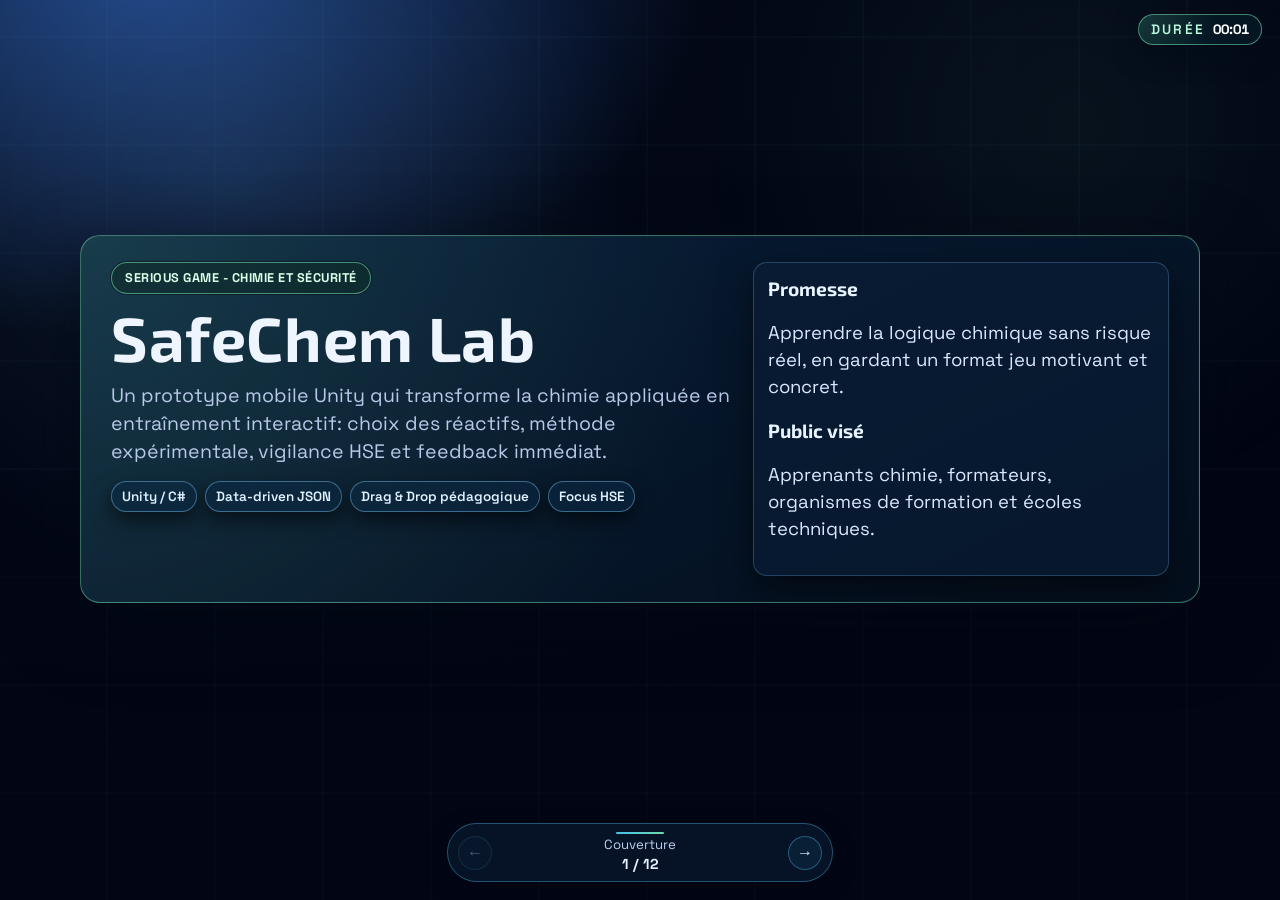
<file: presentation/index.html>
<!doctype html>
<html lang="fr">
<head>
  <meta charset="utf-8">
  <meta name="viewport" content="width=device-width, initial-scale=1">
  <title>Pitch Slides - SafeChem Lab</title>
  <link rel="preconnect" href="https://fonts.googleapis.com">
  <link rel="preconnect" href="https://fonts.gstatic.com" crossorigin>
  <link href="https://fonts.googleapis.com/css2?family=Exo+2:wght@500;700;800&family=Space+Grotesk:wght@400;500;700&display=swap" rel="stylesheet">
  <link rel="stylesheet" href="styles.css">
</head>
<body>
  <div class="bg-layer"></div>

  <div class="timer-badge" aria-hidden="true">
    <span class="timer-label">Durée</span>
    <span id="timerValue">00:00</span>
  </div>

  <main id="deck" class="deck" aria-live="polite">
    <section class="slide active" data-title="Couverture">
      <div class="slide-shell hero-shell">
        <div class="hero-grid">
          <div>
            <div class="hero-badge">Serious Game - Chimie et Sécurité</div>
            <h1>SafeChem Lab</h1>
            <p class="lead">
              Un prototype mobile Unity qui transforme la chimie appliquée en entraînement interactif:
              choix des réactifs, méthode expérimentale, vigilance HSE et feedback immédiat.
            </p>
            <div class="tag-row">
              <span class="tag">Unity / C#</span>
              <span class="tag">Data-driven JSON</span>
              <span class="tag">Drag &amp; Drop pédagogique</span>
              <span class="tag">Focus HSE</span>
            </div>
          </div>
          <aside class="panel soft">
            <h3>Promesse</h3>
            <p>Apprendre la logique chimique sans risque réel, en gardant un format jeu motivant et concret.</p>
            <h3>Public visé</h3>
            <p>Apprenants chimie, formateurs, organismes de formation et écoles techniques.</p>
          </aside>
        </div>
      </div>
    </section>

    <section class="slide" data-title="Plan">
      <div class="slide-shell">
        <h2>Plan de présentation</h2>
        <ol class="timeline">
          <li><span>1. Contexte et problème pédagogique</span></li>
          <li><span>2. Solution produit: SafeChem Lab</span></li>
          <li><span>3. Démo de l'expérience apprenant</span></li>
          <li><span>4. Architecture technique et contenu data-driven</span></li>
          <li><span>5. Valeur pédagogique et impact attendu</span></li>
          <li><span>6. Business model et marché</span></li>
          <li><span>7. Roadmap et appel à action</span></li>
        </ol>
      </div>
    </section>

    <section class="slide" data-title="Contexte">
      <div class="slide-shell">
        <div class="slide-head">
          <h2>1. Contexte et problème</h2>
        </div>
        <p class="hook">Question de départ: comment rendre la chimie plus active, plus mémorable et plus sûre à apprendre?</p>
        <div class="split">
          <article class="panel">
            <h3>Ce qu'on observe</h3>
            <ul>
              <li>Apprentissage souvent théorique et peu manipulatoire.</li>
              <li>Difficulté à relier protocole, sécurité et résultat final.</li>
              <li>Peu de feedback sur les erreurs de raisonnement.</li>
            </ul>
          </article>
          <article class="panel">
            <h3>Conséquence pédagogique</h3>
            <ul>
              <li>Mémorisation fragile sur les mécanismes réactionnels.</li>
              <li>Réflexes HSE appris mais peu entraînés en contexte.</li>
              <li>Manque d'autonomie dans l'analyse d'un montage.</li>
            </ul>
          </article>
        </div>
      </div>
    </section>

    <section class="slide" data-title="Solution">
      <div class="slide-shell">
        <div class="slide-head">
          <h2>2. Solution produit: SafeChem Lab</h2>
        </div>
        <div class="kpi-grid">
          <article class="kpi-card">
            <h3>Parcours clair</h3>
            <p>Chaque niveau propose un objectif de synthèse, des cartes à sélectionner et des pièges à éviter.</p>
          </article>
          <article class="kpi-card">
            <h3>Mécanique active</h3>
            <p>Drag &amp; drop en 3 phases: substances, méthode, pictogrammes HSE.</p>
          </article>
          <article class="kpi-card">
            <h3>Feedback utile</h3>
            <p>Résumé des erreurs avec explication de chaque piège utilisé.</p>
          </article>
          <article class="kpi-card">
            <h3>Motivation</h3>
            <p>Score en étoiles (temps + précision) et progression visible niveau par niveau.</p>
          </article>
        </div>
      </div>
    </section>

    <section class="slide" data-title="Démo">
      <div class="slide-shell">
        <div class="slide-head">
          <h2>3. Démo d'un défi type</h2>
        </div>
        <div class="flow">
          <div class="flow-step">
            <h3>Étape A</h3>
            <p>Lecture de mission: objectif réactionnel et contraintes.</p>
          </div>
          <div class="flow-step">
            <h3>Étape B</h3>
            <p>Sélection de substances dans les slots dédiés.</p>
          </div>
          <div class="flow-step">
            <h3>Étape C</h3>
            <p>Choix de la méthode expérimentale adaptée.</p>
          </div>
          <div class="flow-step">
            <h3>Étape D</h3>
            <p>Validation des cartes HSE puis résultat final.</p>
          </div>
        </div>
        <p class="note">
          Exemples actuels: estérification de Fischer et production d'acide nitrique avec cartes pièges contextualisées.
        </p>
      </div>
    </section>

    <section class="slide" data-title="Architecture">
      <div class="slide-shell">
        <div class="slide-head">
          <h2>4. Architecture technique</h2>
        </div>
        <div class="split">
          <article class="panel">
            <h3>Côté Unity</h3>
            <ul>
              <li>UI générée au runtime pour refléter les données JSON (niveaux, cartes, docs).</li>
              <li>Scène Home: pager 3 écrans + header/footer fixes + menu settings.</li>
              <li>Scène InGame: contrôleur runtime avec phases, drag &amp; drop et score.</li>
              <li>Profil local persistant: UUID, pseudo, progression, étoiles.</li>
            </ul>
          </article>
          <article class="panel">
            <h3>Côté data et backend</h3>
            <ul>
              <li>Contenus pilotés par JSON: niveaux, docs, substances, méthodes, HSE.</li>
              <li>Texture maps / atlas pour accélérer la production d'assets.</li>
              <li>API REST Python pour synchroniser création joueur et résultats.</li>
              <li>Stack backend: FastAPI + PostgreSQL + Adminer sous Docker.</li>
            </ul>
          </article>
        </div>
      </div>
    </section>

    <section class="slide" data-title="Data-driven">
      <div class="slide-shell">
        <div class="slide-head">
          <h2>5. Pourquoi le modèle data-driven est clé</h2>
        </div>
        <ul class="checklist">
          <li>Ajouter un niveau revient à ajouter un JSON dans le dossier Levels.</li>
          <li>Le JSON décrit: cartes affichées, cartes attendues, pièges, messages d'erreur, consignes.</li>
          <li>Les fiches docs, substances, méthodes et HSE suivent la même logique.</li>
          <li>Le gameplay est extensible sans refactor lourd du code C#.</li>
        </ul>
        <p>
          Résultat: gain de vitesse pour itérer sur le contenu pédagogique, et meilleure autonomie côté design pédagogique.
        </p>
      </div>
    </section>

    <section class="slide" data-title="Impact">
      <div class="slide-shell">
        <div class="slide-head">
          <h2>6. Valeur pédagogique attendue</h2>
        </div>
        <div class="kpi-grid">
          <article class="kpi-card">
            <h3>Engagement</h3>
            <p>Le format mission + score augmente l'attention sur la durée.</p>
          </article>
          <article class="kpi-card">
            <h3>Compréhension</h3>
            <p>Les erreurs expliquées permettent un apprentissage par correction active.</p>
          </article>
          <article class="kpi-card">
            <h3>Sécurité</h3>
            <p>Les choix HSE sont entraînés en contexte, pas isolés sur fiche théorique.</p>
          </article>
          <article class="kpi-card">
            <h3>Mesure</h3>
            <p>Temps, erreurs, étoiles: indicateurs simples pour suivre la progression.</p>
          </article>
        </div>
      </div>
    </section>

    <section class="slide" data-title="Business">
      <div class="slide-shell">
        <div class="slide-head">
          <h2>7. Business model</h2>
        </div>
        <div class="split">
          <article class="panel">
            <h3>Offres envisagées</h3>
            <ul>
              <li>Licence établissement (lycées, CFA, écoles techniques).</li>
              <li>Version entreprise pour onboarding sécurité/process.</li>
              <li>Pack contenu spécifique métier (chimie fine, procédés, HSE).</li>
            </ul>
          </article>
          <article class="panel">
            <h3>Monétisation</h3>
            <ul>
              <li>Abonnement annuel par groupe d'apprenants.</li>
              <li>Option de personnalisation des niveaux et scénarios.</li>
              <li>Module analytics pour formateurs / responsables pédagogiques.</li>
            </ul>
          </article>
        </div>
      </div>
    </section>

    <section class="slide" data-title="Marché">
      <div class="slide-shell">
        <div class="slide-head">
          <h2>8. Marché et différenciation</h2>
        </div>
        <ul>
          <li>Besoin fort en formation immersive et professionnalisante.</li>
          <li>Différenciation: combinaison chimie + gameplay + sécurité opérationnelle.</li>
          <li>Positionnement pratique: pas juste "quiz", mais raisonnement de montage complet.</li>
          <li>Potentiel d'extension vers d'autres domaines techniques à risques.</li>
        </ul>
        <p class="note">
          Le projet est pensé "contenu d'abord": la valeur augmente à mesure que le catalogue de défis grandit.
        </p>
      </div>
    </section>

    <section class="slide" data-title="Roadmap">
      <div class="slide-shell">
        <div class="slide-head">
          <h2>9. Roadmap d'exécution</h2>
        </div>
        <ol class="timeline compact">
          <li><span>Finaliser le prototype jouable end-to-end (stabilité mobile + contenus clés).</span></li>
          <li><span>Lancer un pilote pédagogique sur un petit groupe cible.</span></li>
          <li><span>Mesurer: taux de complétion, erreurs récurrentes, progression entre tentatives.</span></li>
          <li><span>Industrialiser le pipeline contenu pour créer rapidement de nouveaux niveaux.</span></li>
          <li><span>Préparer une version v1 orientée déploiement établissement.</span></li>
        </ol>
      </div>
    </section>

    <section class="slide" data-title="Conclusion">
      <div class="slide-shell slide-final">
        <div class="slide-head">
          <h2>10. Conclusion et appel à action</h2>
        </div>
        <p class="cta">
          SafeChem Lab rend la chimie plus concrète, plus engageante et plus sûre à apprendre.
          La base technique est en place, le modèle contenu est extensible,
          et la prochaine étape est la validation terrain avec des apprenants réels.
        </p>
        <div class="tag-row">
          <span class="tag">Prototype opérationnel</span>
          <span class="tag">Approche scalable</span>
          <span class="tag">Impact pédagogique mesurable</span>
        </div>
      </div>
    </section>
  </main>

  <div class="deck-ui" aria-hidden="true">
    <button id="prevBtn" class="nav-btn" type="button">&larr;</button>
    <div class="deck-status">
      <span id="slideTitle">Couverture</span>
      <span id="slideIndex">1 / 12</span>
    </div>
    <button id="nextBtn" class="nav-btn" type="button">&rarr;</button>
  </div>

  <script src="app.js"></script>
</body>
</html>
</file>
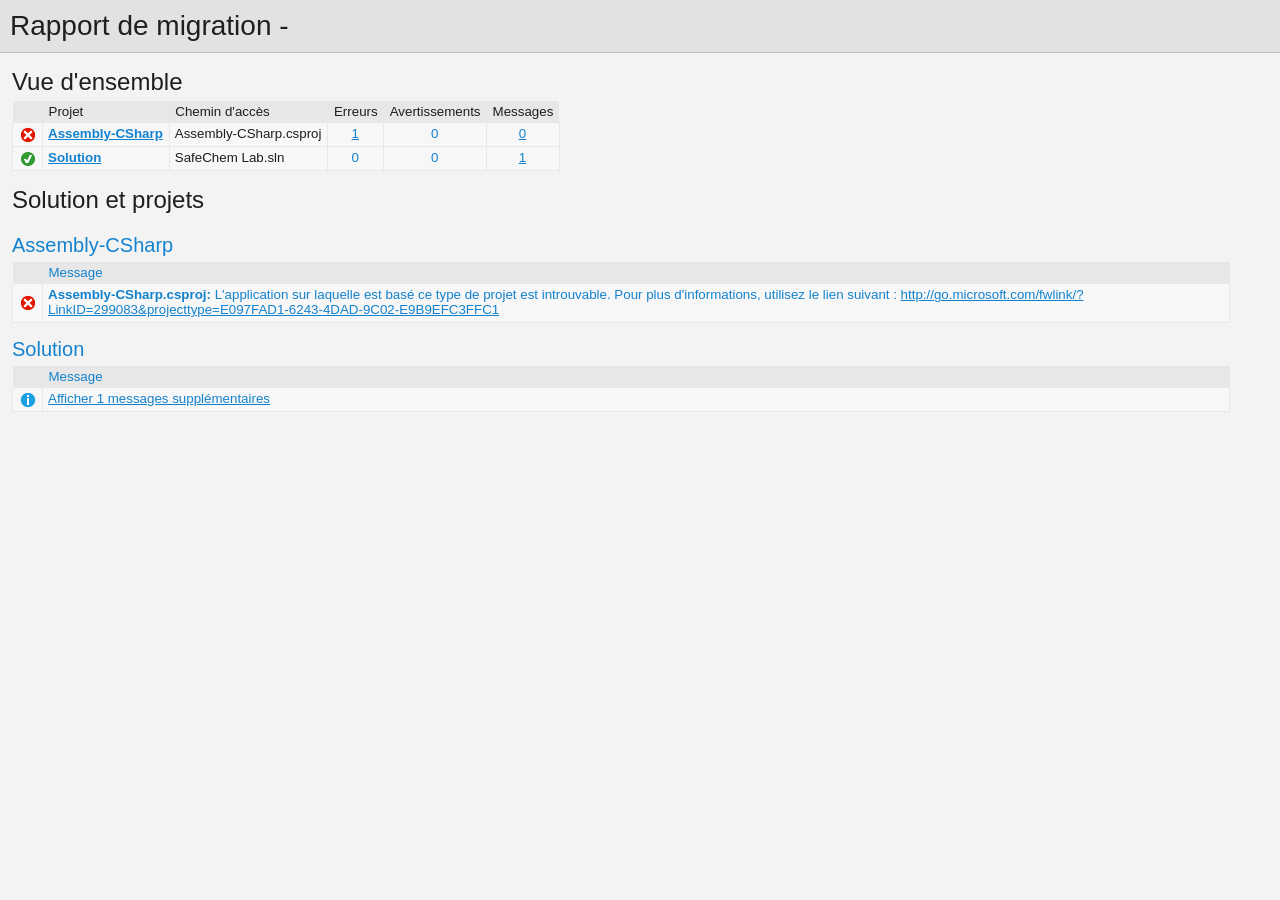
<file: UpgradeLog.htm>
﻿<!DOCTYPE html>
<!-- saved from url=(0014)about:internet -->
 <html xmlns:msxsl="urn:schemas-microsoft-com:xslt"><head><meta content="en-us" http-equiv="Content-Language" /><meta content="text/html; charset=utf-16" http-equiv="Content-Type" /><title _locID="ConversionReport0">
          Rapport de migration
        </title><style> 
                    /* Body style, for the entire document */
                    body
                    {
                        background: #F3F3F4;
                        color: #1E1E1F;
                        font-family: "Segoe UI", Tahoma, Geneva, Verdana, sans-serif;
                        padding: 0;
                        margin: 0;
                    }

                    /* Header1 style, used for the main title */
                    h1
                    {
                        padding: 10px 0px 10px 10px;
                        font-size: 21pt;
                        background-color: #E2E2E2;
                        border-bottom: 1px #C1C1C2 solid; 
                        color: #201F20;
                        margin: 0;
                        font-weight: normal;
                    }

                    /* Header2 style, used for "Overview" and other sections */
                    h2
                    {
                        font-size: 18pt;
                        font-weight: normal;
                        padding: 15px 0 5px 0;
                        margin: 0;
                    }

                    /* Header3 style, used for sub-sections, such as project name */
                    h3
                    {
                        font-weight: normal;
                        font-size: 15pt;
                        margin: 0;
                        padding: 15px 0 5px 0;
                        background-color: transparent;
                    }

                    /* Color all hyperlinks one color */
                    a
                    {
                        color: #1382CE;
                    }

                    /* Table styles */ 
                    table
                    {
                        border-spacing: 0 0;
                        border-collapse: collapse;
                        font-size: 10pt;
                    }

                    table th
                    {
                        background: #E7E7E8;
                        text-align: left;
                        text-decoration: none;
                        font-weight: normal;
                        padding: 3px 6px 3px 6px;
                    }

                    table td
                    {
                        vertical-align: top;
                        padding: 3px 6px 5px 5px;
                        margin: 0px;
                        border: 1px solid #E7E7E8;
                        background: #F7F7F8;
                    }

                    /* Local link is a style for hyperlinks that link to file:/// content, there are lots so color them as 'normal' text until the user mouse overs */
                    .localLink
                    {
                        color: #1E1E1F;
                        background: #EEEEED;
                        text-decoration: none;
                    }

                    .localLink:hover
                    {
                        color: #1382CE;
                        background: #FFFF99;
                        text-decoration: none;
                    }

                    /* Center text, used in the over views cells that contain message level counts */ 
                    .textCentered
                    {
                        text-align: center;
                    }

                    /* The message cells in message tables should take up all avaliable space */
                    .messageCell
                    {
                        width: 100%;
                    }

                    /* Padding around the content after the h1 */ 
                    #content 
                    {
	                    padding: 0px 12px 12px 12px; 
                    }

                    /* The overview table expands to width, with a max width of 97% */ 
                    #overview table
                    {
                        width: auto;
                        max-width: 75%; 
                    }

                    /* The messages tables are always 97% width */
                    #messages table
                    {
                        width: 97%;
                    }

                    /* All Icons */
                    .IconSuccessEncoded, .IconInfoEncoded, .IconWarningEncoded, .IconErrorEncoded
                    {
                        min-width:18px;
                        min-height:18px; 
                        background-repeat:no-repeat;
                        background-position:center;
                    }

                    /* Success icon encoded */
                    .IconSuccessEncoded
                    {
                        /* Note: Do not delete the comment below. It is used to verify the correctness of the encoded image resource below before the product is released */
                        /* [---XsltValidateInternal-Base64EncodedImage:IconSuccess#Begin#background-image: url(data:image/png;base64,#Separator#);#End#] */
                        background-image: url([data-uri]);
                    }

                    /* Information icon encoded */
                    .IconInfoEncoded
                    {
                        /* Note: Do not delete the comment below. It is used to verify the correctness of the encoded image resource below before the product is released */
                        /* [---XsltValidateInternal-Base64EncodedImage:IconInformation#Begin#background-image: url(data:image/png;base64,#Separator#);#End#] */
                        background-image: url([data-uri]);
                    }

                    /* Warning icon encoded */
                    .IconWarningEncoded
                    {
                        /* Note: Do not delete the comment below. It is used to verify the correctness of the encoded image resource below before the product is released */
                        /* [---XsltValidateInternal-Base64EncodedImage:IconWarning#Begin#background-image: url(data:image/png;base64,#Separator#);#End#] */
                        background-image: url([data-uri]);
                    }

                    /* Error icon encoded */
                    .IconErrorEncoded
                    {
                        /* Note: Do not delete the comment below. It is used to verify the correctness of the encoded image resource below before the product is released */
                        /* [---XsltValidateInternal-Base64EncodedImage:IconError#Begin#background-image: url(data:image/png;base64,#Separator#);#End#] */
                        background-image: url([data-uri]);
                    }
                 </style><script type="text/javascript" language="javascript"> 
          
            // Startup 
            // Hook up the the loaded event for the document/window, to linkify the document content
            var startupFunction = function() { linkifyElement("messages"); };
            
            if(window.attachEvent)
            {
              window.attachEvent('onload', startupFunction);
            }
            else if (window.addEventListener) 
            {
              window.addEventListener('load', startupFunction, false);
            }
            else 
            {
              document.addEventListener('load', startupFunction, false);
            } 
            
            // Toggles the visibility of table rows with the specified name 
            function toggleTableRowsByName(name)
            {
               var allRows = document.getElementsByTagName('tr');
               for (i=0; i < allRows.length; i++)
               {
                  var currentName = allRows[i].getAttribute('name');
                  if(!!currentName && currentName.indexOf(name) == 0)
                  {
                      var isVisible = allRows[i].style.display == ''; 
                      isVisible ? allRows[i].style.display = 'none' : allRows[i].style.display = '';
                  }
               }
            }
            
            function scrollToFirstVisibleRow(name) 
            {
               var allRows = document.getElementsByTagName('tr');
               for (i=0; i < allRows.length; i++)
               {
                  var currentName = allRows[i].getAttribute('name');
                  var isVisible = allRows[i].style.display == ''; 
                  if(!!currentName && currentName.indexOf(name) == 0 && isVisible)
                  {
                     allRows[i].scrollIntoView(true); 
                     return true; 
                  }
               }
               
               return false;
            }
            
            // Linkifies the specified text content, replaces candidate links with html links 
            function linkify(text)
            {
                 if(!text || 0 === text.length)
                 {
                     return text; 
                 }

                 // Find http, https and ftp links and replace them with hyper links 
                 var urlLink = /(http|https|ftp)\:\/\/[a-zA-Z0-9\-\.]+(:[a-zA-Z0-9]*)?\/?([a-zA-Z0-9\-\._\?\,\/\\\+&%\$#\=~;\{\}])*/gi;
                 
                 return text.replace(urlLink, '<a href="$&">$&</a>') ;
            }
            
            // Linkifies the specified element by ID
            function linkifyElement(id)
            {
                var element = document.getElementById(id);
                if(!!element)
                {
                  element.innerHTML = linkify(element.innerHTML); 
                }
            }
            
            function ToggleMessageVisibility(projectName)
            {
              if(!projectName || 0 === projectName.length)
              {
                return; 
              }
              
              toggleTableRowsByName("MessageRowClass" + projectName);
              toggleTableRowsByName('MessageRowHeaderShow' + projectName);
              toggleTableRowsByName('MessageRowHeaderHide' + projectName); 
            }
            
            function ScrollToFirstVisibleMessage(projectName)
            {
              if(!projectName || 0 === projectName.length)
              {
                return; 
              }
              
              // First try the 'Show messages' row
              if(!scrollToFirstVisibleRow('MessageRowHeaderShow' + projectName))
              {
                // Failed to find a visible row for 'Show messages', try an actual message row 
                scrollToFirstVisibleRow('MessageRowClass' + projectName); 
              }
            }
           </script></head><body><h1 _locID="ConversionReport">
          Rapport de migration - </h1><div id="content"><h2 _locID="OverviewTitle">Vue d'ensemble</h2><div id="overview"><table><tr><th></th><th _locID="ProjectTableHeader">Projet</th><th _locID="PathTableHeader">Chemin d'accès</th><th _locID="ErrorsTableHeader">Erreurs</th><th _locID="WarningsTableHeader">Avertissements</th><th _locID="MessagesTableHeader">Messages</th></tr><tr><td class="IconErrorEncoded" /><td><strong><a href="#Assembly-CSharp">Assembly-CSharp</a></strong></td><td>Assembly-CSharp.csproj</td><td class="textCentered"><a href="#Assembly-CSharpError">1</a></td><td class="textCentered"><a>0</a></td><td class="textCentered"><a href="#">0</a></td></tr><tr><td class="IconSuccessEncoded" /><td><strong><a href="#Solution"><span _locID="OverviewSolutionSpan">Solution</span></a></strong></td><td>SafeChem Lab.sln</td><td class="textCentered"><a>0</a></td><td class="textCentered"><a>0</a></td><td class="textCentered"><a href="#" onclick="ScrollToFirstVisibleMessage('Solution'); return false;">1</a></td></tr></table></div><h2 _locID="SolutionAndProjectsTitle">Solution et projets</h2><div id="messages"><a name="Assembly-CSharp" /><h3>Assembly-CSharp</h3><table><tr id="Assembly-CSharpHeaderRow"><th></th><th class="messageCell" _locID="MessageTableHeader">Message</th></tr><tr name="ErrorRowClassAssembly-CSharp"><td class="IconErrorEncoded"><a name="Assembly-CSharpError" /></td><td class="messageCell"><strong>Assembly-CSharp.csproj:
        </strong><span>L'application sur laquelle est basé ce type de projet est introuvable. Pour plus d'informations, utilisez le lien suivant : http://go.microsoft.com/fwlink/?LinkID=299083&amp;projecttype=E097FAD1-6243-4DAD-9C02-E9B9EFC3FFC1</span></td></tr></table><a name="Solution" /><h3 _locID="ProjectDisplayNameHeader">Solution</h3><table><tr id="SolutionHeaderRow"><th></th><th class="messageCell" _locID="MessageTableHeader">Message</th></tr><tr name="MessageRowHeaderShowSolution"><td class="IconInfoEncoded" /><td class="messageCell"><a _locID="ShowAdditionalMessages" href="#" name="SolutionMessage" onclick="ToggleMessageVisibility('Solution'); return false;">
          Afficher 1 messages supplémentaires
        </a></td></tr><tr name="MessageRowClassSolution" style="display: none"><td class="IconInfoEncoded"><a name="SolutionMessage" /></td><td class="messageCell"><strong>SafeChem Lab.sln:
        </strong><span>Le fichier solution ne requiert pas de migration.</span></td></tr><tr style="display: none" name="MessageRowHeaderHideSolution"><td class="IconInfoEncoded" /><td class="messageCell"><a _locID="HideAdditionalMessages" href="#" name="SolutionMessage" onclick="ToggleMessageVisibility('Solution'); return false;">
          Masquer 1 messages supplémentaires
        </a></td></tr></table></div></div></body></html>
</file>
<file: presentation/styles.css>
:root {
  --bg-deep: #030816;
  --line: rgba(128, 206, 255, 0.24);
  --line-strong: rgba(128, 206, 255, 0.42);
  --text-main: #eef5ff;
  --text-soft: #b9c9e8;
  --accent: #4ed4ff;
  --accent-2: #7cf0ba;
  --accent-warm: #ffd07a;
  --danger: #ff7b7b;
  --panel: rgba(5, 18, 40, 0.86);
  --blur-radius: 22px;
  --shadow-soft: 0 24px 70px rgba(2, 8, 20, 0.7);
}

* {
  box-sizing: border-box;
}

html,
body {
  margin: 0;
  width: 100%;
  height: 100%;
  overflow: hidden;
  color: var(--text-main);
  font-family: "Space Grotesk", "Segoe UI", sans-serif;
  background:
    radial-gradient(1200px 820px at 12% -4%, #1f4485 0%, var(--bg-deep) 46%, #020514 100%);
  -webkit-font-smoothing: antialiased;
}

.bg-layer {
  position: fixed;
  inset: 0;
  z-index: 0;
  pointer-events: none;
  opacity: 0.32;
  background:
    radial-gradient(circle at 18% 20%, rgba(128, 206, 255, 0.30), transparent 34%),
    radial-gradient(circle at 84% 14%, rgba(124, 240, 186, 0.18), transparent 30%),
    repeating-linear-gradient(
      90deg,
      transparent 0,
      transparent 106px,
      rgba(128, 206, 255, 0.08) 106px,
      rgba(128, 206, 255, 0.08) 108px
    ),
    repeating-linear-gradient(
      0deg,
      transparent 0,
      transparent 106px,
      rgba(128, 206, 255, 0.08) 106px,
      rgba(128, 206, 255, 0.08) 108px
    );
}

.deck {
  position: relative;
  z-index: 1;
  width: 100%;
  height: 100%;
  perspective: 1400px;
}

.timer-badge {
  position: fixed;
  top: 14px;
  right: 18px;
  z-index: 3;
  display: inline-flex;
  align-items: center;
  gap: 8px;
  padding: 6px 12px;
  border-radius: 999px;
  border: 1px solid rgba(124, 240, 186, 0.5);
  background: radial-gradient(circle at 0% 0%, rgba(124, 240, 186, 0.16), transparent 60%),
    rgba(5, 24, 36, 0.92);
  box-shadow: 0 10px 26px rgba(2, 10, 25, 0.85);
  font-size: 0.85rem;
}

.timer-label {
  text-transform: uppercase;
  letter-spacing: 0.16em;
  font-weight: 600;
  color: #b9f9dc;
}

#timerValue {
  font-variant-numeric: tabular-nums;
  font-weight: 700;
  color: #ffffff;
}

.slide {
  position: absolute;
  inset: 0;
  display: flex;
  align-items: center;
  justify-content: center;
  padding: 26px 22px 88px;
  opacity: 0;
  transform: translateX(32px) translateZ(-40px) scale(0.975);
  pointer-events: none;
  transition:
    opacity 280ms ease,
    transform 420ms cubic-bezier(0.16, 0.84, 0.36, 1);
}

.slide.active {
  opacity: 1;
  transform: translateX(0) translateZ(0) scale(1);
  pointer-events: auto;
}

.slide-shell {
  width: min(1120px, 100%);
  max-height: 100%;
  overflow: auto;
  padding: 26px 30px 26px;
  border-radius: 20px;
  border: 1px solid var(--line);
  background:
    linear-gradient(160deg, rgba(10, 31, 64, 0.94), rgba(4, 14, 31, 0.96));
  box-shadow: var(--shadow-soft);
  backdrop-filter: blur(var(--blur-radius));
  -webkit-backdrop-filter: blur(var(--blur-radius));
  position: relative;
}

.slide-shell::before {
  content: "";
  position: absolute;
  inset: 0;
  border-radius: inherit;
  pointer-events: none;
  border: 1px solid rgba(255, 255, 255, 0.02);
}

.hero-shell {
  border-color: rgba(124, 240, 186, 0.42);
  background:
    radial-gradient(circle at 0% 0%, rgba(124, 240, 186, 0.14), transparent 55%),
    linear-gradient(155deg, rgba(8, 31, 58, 0.97), rgba(4, 15, 30, 0.98));
}

.slide-shell::-webkit-scrollbar {
  width: 8px;
  height: 8px;
}

.slide-shell::-webkit-scrollbar-thumb {
  background: rgba(78, 212, 255, 0.38);
  border-radius: 10px;
}

.hero-grid {
  display: grid;
  grid-template-columns: 1.35fr 0.9fr;
  gap: 18px;
  align-items: flex-start;
}

.hero-badge {
  display: inline-block;
  padding: 7px 13px;
  border-radius: 999px;
  border: 1px solid rgba(124, 240, 186, 0.52);
  color: #d9ffe9;
  background: rgba(14, 43, 38, 0.52);
  font-size: 0.79rem;
  letter-spacing: 0.04em;
  text-transform: uppercase;
  font-weight: 700;
  box-shadow: 0 0 0 1px rgba(0, 0, 0, 0.4);
}

h1,
h2,
h3 {
  font-family: "Exo 2", sans-serif;
}

h1 {
  margin: 12px 0 12px;
  font-size: clamp(2.2rem, 5vw, 3.9rem);
  line-height: 1.02;
  letter-spacing: 0.01em;
}

h2 {
  margin: 0 0 14px;
  font-size: clamp(1.35rem, 3vw, 2.1rem);
  line-height: 1.1;
  letter-spacing: 0.02em;
}

h3 {
  margin: 0 0 10px;
  font-size: clamp(1rem, 1.8vw, 1.2rem);
  color: #e8f4ff;
}

p,
li {
  font-size: clamp(1rem, 1.48vw, 1.16rem);
  line-height: 1.47;
  color: #dbe8fc;
}

ul,
ol {
  margin: 0 0 10px;
  padding-left: 22px;
}

.lead {
  margin: 0;
  max-width: 72ch;
  font-size: clamp(1rem, 1.92vw, 1.22rem);
  color: var(--text-soft);
  line-height: 1.45;
}

.slide-head {
  display: flex;
  align-items: center;
  justify-content: space-between;
  gap: 10px;
  margin-bottom: 8px;
}

.slide-head::after {
  content: "";
  flex: 1 1 auto;
  margin-left: 14px;
  height: 1px;
  border-radius: 999px;
  background: linear-gradient(90deg, rgba(128, 206, 255, 0.6), transparent);
  opacity: 0.7;
}

.hook {
  margin: 0 0 14px;
  padding: 12px 14px;
  border-left: 3px solid var(--accent-2);
  border-radius: 10px;
  background: rgba(18, 50, 46, 0.40);
  font-weight: 500;
  box-shadow: 0 0 0 1px rgba(10, 37, 34, 0.55);
}

.split {
  display: grid;
  grid-template-columns: repeat(2, minmax(0, 1fr));
  gap: 14px;
}

.panel {
  padding: 14px 14px;
  border-radius: 14px;
  border: 1px solid var(--line);
  background: var(--panel);
  box-shadow: 0 14px 34px rgba(0, 0, 0, 0.55);
}

.panel.soft {
  background: rgba(10, 30, 54, 0.65);
}

.kpi-grid {
  display: grid;
  grid-template-columns: repeat(2, minmax(0, 1fr));
  gap: 12px;
}

.kpi-card {
  padding: 13px 13px;
  border-radius: 14px;
  border: 1px solid var(--line);
  background:
    radial-gradient(circle at 0% 0%, rgba(78, 212, 255, 0.18), transparent 60%),
    linear-gradient(145deg, rgba(13, 37, 70, 0.9), rgba(7, 19, 36, 0.92));
  box-shadow: 0 16px 42px rgba(1, 6, 18, 0.8);
}

.kpi-card p {
  margin: 0;
}

.flow {
  display: grid;
  grid-template-columns: repeat(2, minmax(0, 1fr));
  gap: 12px;
  margin-bottom: 10px;
}

.flow-step {
  position: relative;
  padding: 13px 12px 13px 16px;
  border-radius: 14px;
  border: 1px solid var(--line);
  background: rgba(12, 32, 59, 0.86);
}

.flow-step::before {
  content: "";
  position: absolute;
  left: 0;
  top: 0;
  bottom: 0;
  width: 4px;
  border-radius: 14px 0 0 14px;
  background: linear-gradient(180deg, var(--accent), var(--accent-2));
}

.checklist {
  list-style: none;
  padding: 0;
  margin: 0 0 12px;
  display: grid;
  gap: 8px;
}

.checklist li {
  position: relative;
  padding: 8px 10px 8px 34px;
  border-radius: 10px;
  border: 1px solid rgba(128, 206, 255, 0.2);
  background: rgba(13, 33, 58, 0.66);
}

.checklist li::before {
  content: "✓";
  position: absolute;
  left: 12px;
  top: 6px;
  font-weight: 700;
  color: var(--accent-2);
}

.timeline {
  margin: 0;
  padding: 0;
  list-style: none;
  display: grid;
  gap: 10px;
}

.timeline li {
  padding: 10px 12px;
  border-radius: 12px;
  border: 1px solid var(--line);
  background: rgba(14, 29, 54, 0.72);
  box-shadow: 0 10px 26px rgba(1, 5, 14, 0.7);
}

.timeline.compact li {
  padding: 9px 11px;
}

.note {
  margin: 0;
  color: #cde4ff;
  font-style: italic;
}

.tag-row {
  display: flex;
  flex-wrap: wrap;
  gap: 8px;
  margin-top: 14px;
}

.tag {
  display: inline-flex;
  align-items: center;
  gap: 6px;
  padding: 6px 10px;
  border-radius: 999px;
  border: 1px solid var(--line-strong);
  background: rgba(11, 40, 66, 0.58);
  color: #e0f2ff;
  font-size: 0.84rem;
  font-weight: 600;
  box-shadow: 0 8px 20px rgba(0, 0, 0, 0.6);
}

.slide-final {
  border-color: rgba(124, 240, 186, 0.38);
  background:
    radial-gradient(circle at 0% 0%, rgba(124, 240, 186, 0.18), transparent 60%),
    linear-gradient(160deg, rgba(16, 43, 44, 0.86), rgba(10, 27, 40, 0.95));
}

.cta {
  margin: 0;
  padding: 12px 14px;
  border-radius: 12px;
  background: rgba(17, 68, 67, 0.36);
  border: 1px solid rgba(124, 240, 186, 0.38);
  color: #e8fff5;
  font-weight: 600;
  line-height: 1.45;
}

.deck-ui {
  position: fixed;
  left: 50%;
  bottom: 18px;
  transform: translateX(-50%);
  z-index: 3;
  display: flex;
  align-items: center;
  gap: 8px;
  padding: 8px 10px;
  border-radius: 999px;
  border: 1px solid rgba(78, 212, 255, 0.35);
  background: rgba(7, 20, 40, 0.9);
  box-shadow: 0 8px 22px rgba(2, 8, 20, 0.42);
}

.deck-status {
  min-width: 280px;
  display: grid;
  gap: 2px;
  text-align: center;
}

.deck-status::before {
  content: "";
  justify-self: center;
  width: 48px;
  height: 2px;
  border-radius: 999px;
  background: linear-gradient(90deg, var(--accent), var(--accent-2));
  opacity: 0.9;
}

#slideTitle {
  font-size: 0.83rem;
  color: #bcd0ef;
}

#slideIndex {
  font-size: 0.9rem;
  font-weight: 700;
  color: #e6f2ff;
}

.nav-btn {
  width: 34px;
  height: 34px;
  border: 1px solid rgba(78, 212, 255, 0.35);
  border-radius: 50%;
  background: rgba(12, 41, 68, 0.6);
  color: #d6efff;
  font-size: 1rem;
  cursor: pointer;
  display: inline-flex;
  align-items: center;
  justify-content: center;
  transition:
    background 160ms ease,
    transform 120ms ease,
    box-shadow 160ms ease;
}

.nav-btn:disabled {
  opacity: 0.35;
  cursor: default;
}

.nav-btn:not(:disabled):hover {
  background: rgba(20, 70, 110, 0.9);
  box-shadow: 0 0 0 1px rgba(78, 212, 255, 0.5);
  transform: translateY(-1px);
}

.nav-btn:focus-visible {
  outline: 2px solid rgba(124, 240, 186, 0.8);
  outline-offset: 2px;
}

@media (max-width: 980px) {
  .slide {
    padding: 18px 14px 94px;
  }

  .hero-grid,
  .split,
  .kpi-grid,
  .flow {
    grid-template-columns: 1fr;
  }

  .deck-status {
    min-width: 210px;
  }
}

@media (max-width: 640px) {
  .slide-shell {
    padding: 16px 14px;
  }

  h2 {
    margin-bottom: 10px;
  }

  .panel,
  .kpi-card,
  .flow-step {
    padding: 11px 10px;
  }
}
</file>
